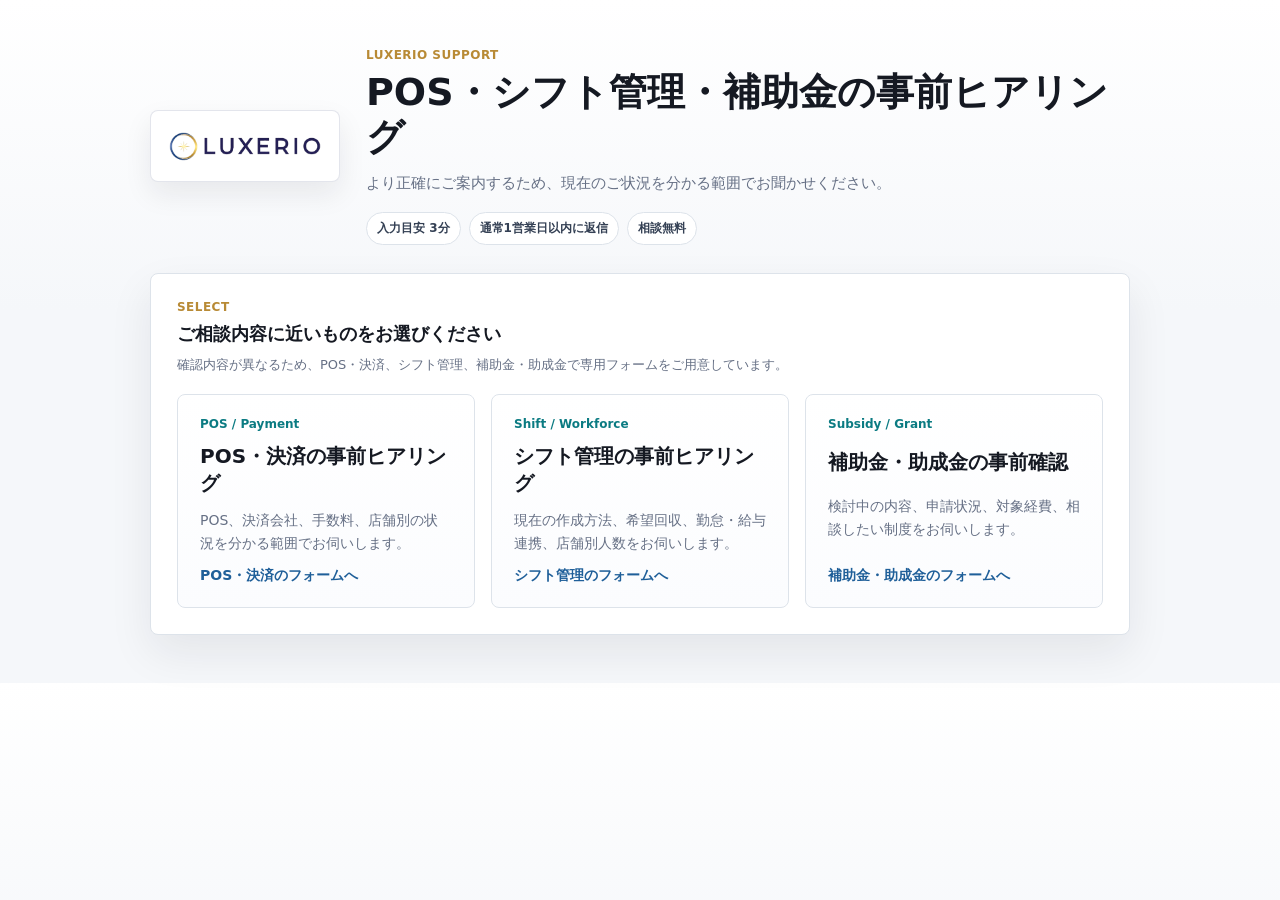
<file: index.html>
<!doctype html>
<html lang="ja">
<head>
  <meta charset="utf-8">
  <meta name="viewport" content="width=device-width, initial-scale=1">
  <title>POS・シフト管理・補助金 事前ヒアリング | Luxerio</title>
  <meta name="description" content="LuxerioのPOS・決済、シフト管理、補助金に関する事前ヒアリングフォームです。現在のご状況を分かる範囲でお聞かせください。">
  <meta name="robots" content="noindex,nofollow">
  <meta property="og:type" content="website">
  <meta property="og:title" content="POS・シフト管理・補助金の事前ヒアリング | Luxerio">
  <meta property="og:description" content="現在のご状況を分かる範囲でお聞かせください。">
  <meta property="og:url" content="https://luxerio-support-intake-preview.pages.dev/">
  <meta property="og:image" content="https://luxerio-support-intake-preview.pages.dev/line-luxerio-support-icon.png">
  <meta name="twitter:card" content="summary_large_image">
  <link rel="stylesheet" href="./styles.css">
</head>
<body>
  <main>
    <header class="masthead">
      <a class="brand" href="./index.html" aria-label="Luxerio">
        <img src="./luxerio-logo-color-cropped.png" alt="Luxerio">
      </a>
      <div class="masthead-copy">
        <p class="eyebrow">Luxerio Support</p>
        <h1>POS・シフト管理・補助金の事前ヒアリング</h1>
        <p class="lead">より正確にご案内するため、現在のご状況を分かる範囲でお聞かせください。</p>
        <div class="meta-row" aria-label="入力目安">
          <span>入力目安 3分</span>
          <span>通常1営業日以内に返信</span>
          <span>相談無料</span>
        </div>
      </div>
    </header>

    <section class="intro-panel" aria-labelledby="select-title">
      <div class="section-head">
        <p class="eyebrow">Select</p>
        <h2 id="select-title">ご相談内容に近いものをお選びください</h2>
        <p>確認内容が異なるため、POS・決済、シフト管理、補助金・助成金で専用フォームをご用意しています。</p>
      </div>

      <div class="choice-grid">
        <a class="choice-card" href="./pos.html">
          <span class="choice-kicker">POS / Payment</span>
          <strong>POS・決済の事前ヒアリング</strong>
          <span>POS、決済会社、手数料、店舗別の状況を分かる範囲でお伺いします。</span>
          <b>POS・決済のフォームへ</b>
        </a>
        <a class="choice-card" href="./shift.html">
          <span class="choice-kicker">Shift / Workforce</span>
          <strong>シフト管理の事前ヒアリング</strong>
          <span>現在の作成方法、希望回収、勤怠・給与連携、店舗別人数をお伺いします。</span>
          <b>シフト管理のフォームへ</b>
        </a>
        <a class="choice-card" href="./subsidy.html">
          <span class="choice-kicker">Subsidy / Grant</span>
          <strong>補助金・助成金の事前確認</strong>
          <span>検討中の内容、申請状況、対象経費、相談したい制度をお伺いします。</span>
          <b>補助金・助成金のフォームへ</b>
        </a>
      </div>
    </section>
  </main>
</body>
</html>
</file>
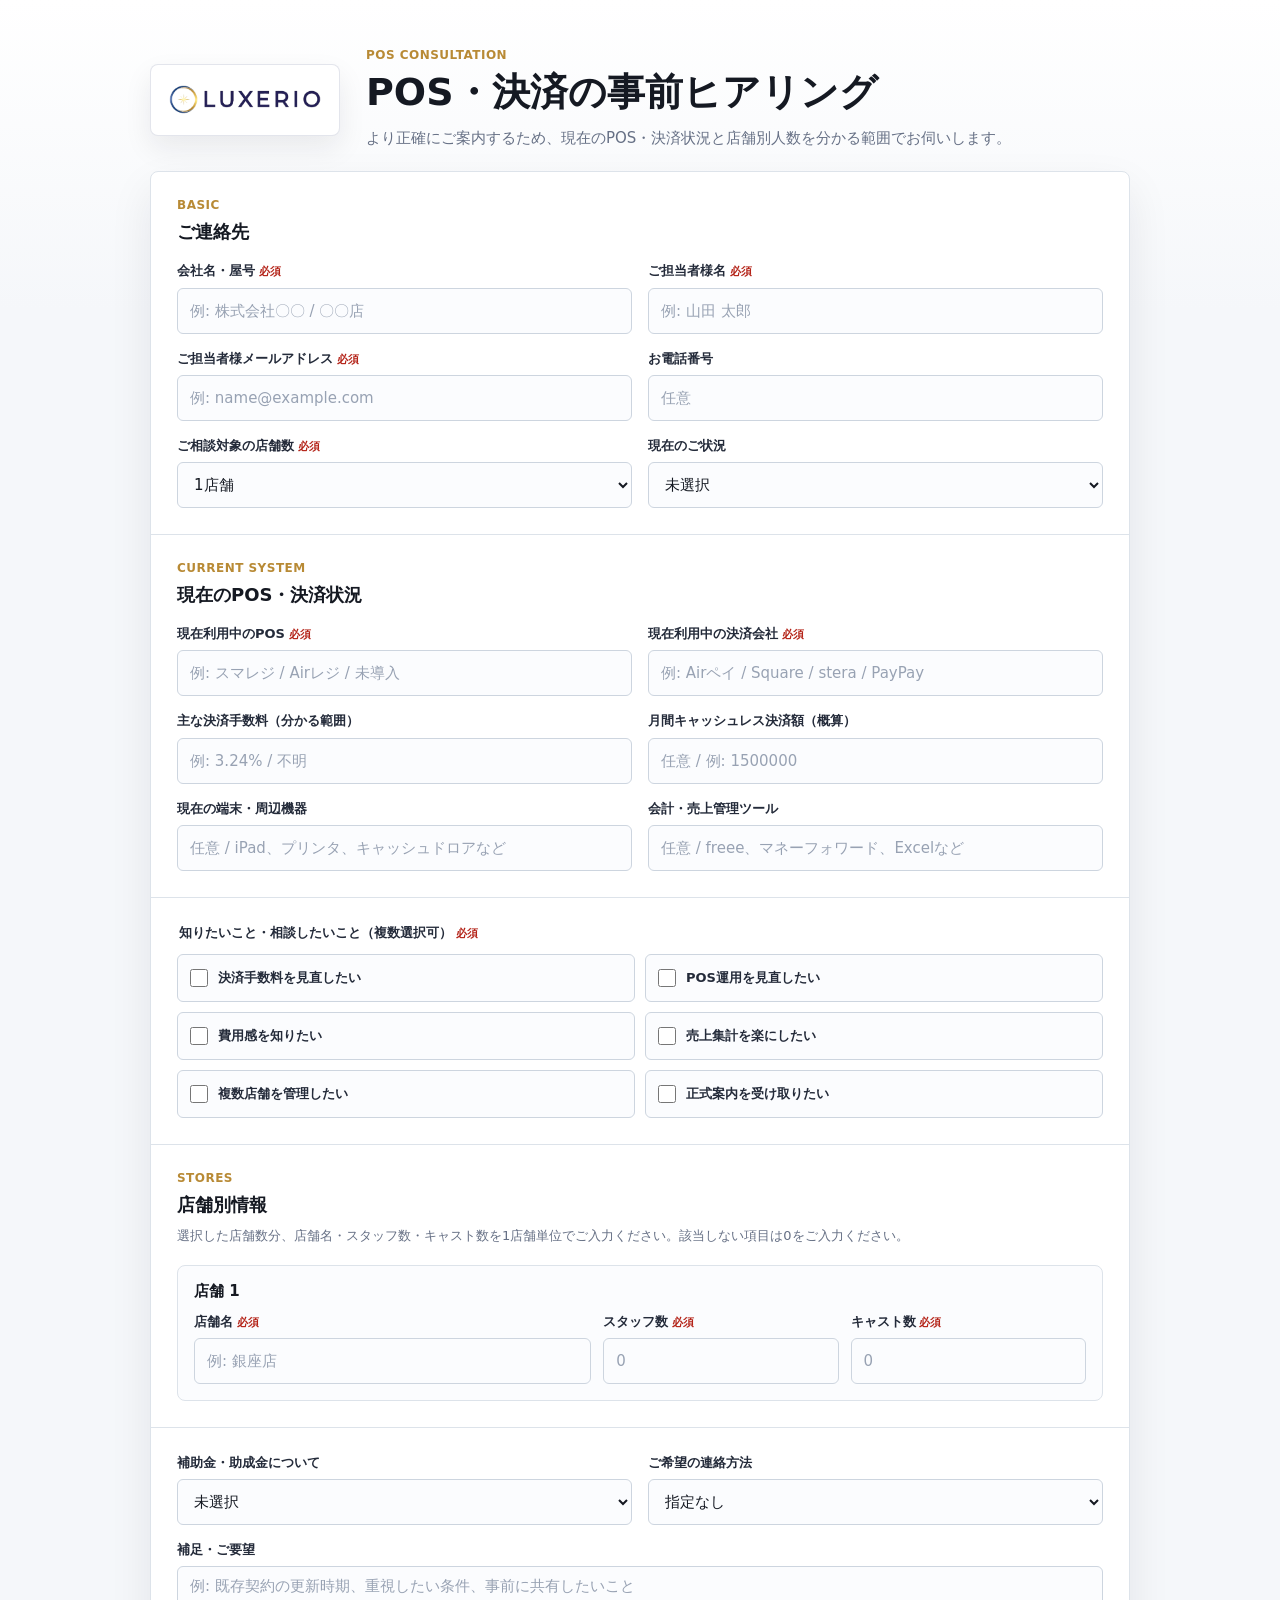
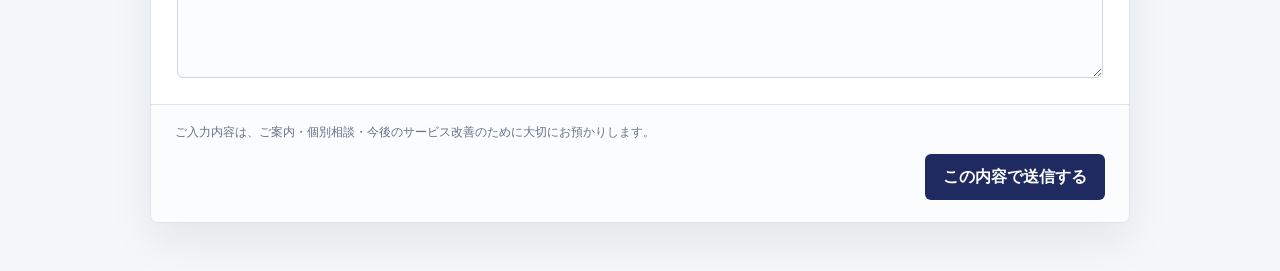
<file: pos.html>
<!doctype html>
<html lang="ja">
<head>
  <meta charset="utf-8">
  <meta name="viewport" content="width=device-width, initial-scale=1">
  <title>POS・決済 事前ヒアリング | Luxerio Support</title>
  <meta name="description" content="LuxerioのPOS・決済に関する事前ヒアリングフォームです。現在のPOS、決済会社、手数料、店舗別情報をお聞かせください。">
  <meta name="robots" content="noindex,nofollow">
  <meta property="og:type" content="website">
  <meta property="og:title" content="POS・決済の事前ヒアリング | Luxerio Support">
  <meta property="og:description" content="現在のPOS、決済会社、手数料、店舗別情報をお聞かせください。">
  <meta property="og:url" content="https://luxerio-support-intake-preview.pages.dev/pos.html">
  <meta property="og:image" content="https://luxerio-support-intake-preview.pages.dev/line-luxerio-support-icon.png">
  <meta name="twitter:card" content="summary_large_image">
  <link rel="stylesheet" href="./styles.css">
</head>
<body data-survey-type="pos">
  <main>
    <header class="masthead compact">
      <a class="brand" href="./index.html" aria-label="Luxerio">
        <img src="./luxerio-logo-color-cropped.png" alt="Luxerio">
      </a>
      <div class="masthead-copy">
        <p class="eyebrow">POS Consultation</p>
        <h1>POS・決済の事前ヒアリング</h1>
        <p class="lead">より正確にご案内するため、現在のPOS・決済状況と店舗別人数を分かる範囲でお伺いします。</p>
      </div>
    </header>

    <form id="intakeForm">
      <section>
        <div class="section-head">
          <p class="eyebrow">Basic</p>
          <h2>ご連絡先</h2>
        </div>
        <div class="grid">
          <div class="field">
            <label class="required" for="company">会社名・屋号</label>
            <input id="company" autocomplete="organization" placeholder="例: 株式会社〇〇 / 〇〇店" required>
          </div>
          <div class="field">
            <label class="required" for="contact">ご担当者様名</label>
            <input id="contact" autocomplete="name" placeholder="例: 山田 太郎" required>
          </div>
          <div class="field">
            <label class="required" for="email">ご担当者様メールアドレス</label>
            <input id="email" type="email" autocomplete="email" placeholder="例: name@example.com" required>
          </div>
          <div class="field">
            <label for="phone">お電話番号</label>
            <input id="phone" data-summary type="tel" autocomplete="tel" placeholder="任意">
          </div>
          <div class="field">
            <label class="required" for="storeCount">ご相談対象の店舗数</label>
            <select id="storeCount" required></select>
          </div>
          <div class="field">
            <label for="launchTiming">現在のご状況</label>
            <select id="launchTiming" data-summary>
              <option value="">未選択</option>
              <option>情報収集をしている</option>
              <option>既存POS・決済手数料を見直したい</option>
              <option>費用感や運用イメージを知りたい</option>
              <option>開発状況や先行案内を受け取りたい</option>
              <option>具体的な相談を進めたい</option>
            </select>
          </div>
        </div>
      </section>

      <section>
        <div class="section-head">
          <p class="eyebrow">Current System</p>
          <h2>現在のPOS・決済状況</h2>
        </div>
        <div class="grid">
          <div class="field">
            <label class="required" for="currentPos">現在利用中のPOS</label>
            <input id="currentPos" data-summary placeholder="例: スマレジ / Airレジ / 未導入" required>
          </div>
          <div class="field">
            <label class="required" for="paymentProvider">現在利用中の決済会社</label>
            <input id="paymentProvider" data-summary placeholder="例: Airペイ / Square / stera / PayPay" required>
          </div>
          <div class="field">
            <label for="paymentFee">主な決済手数料（分かる範囲）</label>
            <input id="paymentFee" data-summary inputmode="decimal" placeholder="例: 3.24% / 不明">
          </div>
          <div class="field">
            <label for="cashlessSales">月間キャッシュレス決済額（概算）</label>
            <input id="cashlessSales" data-summary type="number" inputmode="numeric" min="0" step="1" placeholder="任意 / 例: 1500000">
          </div>
          <div class="field">
            <label for="hardware">現在の端末・周辺機器</label>
            <input id="hardware" data-summary placeholder="任意 / iPad、プリンタ、キャッシュドロアなど">
          </div>
          <div class="field">
            <label for="accounting">会計・売上管理ツール</label>
            <input id="accounting" data-summary placeholder="任意 / freee、マネーフォワード、Excelなど">
          </div>
        </div>
      </section>

      <section>
        <fieldset data-summary="posNeeds" data-required-group="posNeeds">
          <legend class="required">知りたいこと・相談したいこと（複数選択可）</legend>
          <div class="checks">
            <label class="check"><input type="checkbox" name="posNeeds" value="決済手数料を見直したい">決済手数料を見直したい</label>
            <label class="check"><input type="checkbox" name="posNeeds" value="現在のPOS運用を見直したい">POS運用を見直したい</label>
            <label class="check"><input type="checkbox" name="posNeeds" value="費用感を知りたい">費用感を知りたい</label>
            <label class="check"><input type="checkbox" name="posNeeds" value="売上集計を楽にしたい">売上集計を楽にしたい</label>
            <label class="check"><input type="checkbox" name="posNeeds" value="複数店舗をまとめて管理したい">複数店舗を管理したい</label>
            <label class="check"><input type="checkbox" name="posNeeds" value="正式案内を受け取りたい">正式案内を受け取りたい</label>
          </div>
        </fieldset>
      </section>

      <section>
        <div class="section-head">
          <p class="eyebrow">Stores</p>
          <h2>店舗別情報</h2>
          <p>選択した店舗数分、店舗名・スタッフ数・キャスト数を1店舗単位でご入力ください。該当しない項目は0をご入力ください。</p>
        </div>
        <div class="store-list" id="stores"></div>
      </section>

      <section>
        <div class="grid">
          <div class="field">
            <label for="subsidy">補助金・助成金について</label>
            <select id="subsidy" data-summary>
              <option value="">未選択</option>
              <option>使える制度があれば知りたい</option>
              <option>具体的に相談したい</option>
              <option>すでに確認中</option>
              <option>今回は不要</option>
            </select>
          </div>
          <div class="field">
            <label for="contactPreference">ご希望の連絡方法</label>
            <select id="contactPreference" data-summary>
              <option value="">指定なし</option>
              <option>メール</option>
              <option>LINE</option>
              <option>電話</option>
            </select>
          </div>
          <div class="field full">
            <label for="notes">補足・ご要望</label>
            <textarea id="notes" placeholder="例: 既存契約の更新時期、重視したい条件、事前に共有したいこと"></textarea>
          </div>
        </div>
      </section>

      <div class="form-footer">
        <p>ご入力内容は、ご案内・個別相談・今後のサービス改善のために大切にお預かりします。</p>
        <div class="actions">
          <p class="status" id="status" aria-live="polite"></p>
          <button id="submitButton" type="submit">この内容で送信する</button>
        </div>
        <div class="line-followup" id="lineFollowup" hidden>
          <p>LINE上での確認をスムーズに進めるため、送信後に下記ボタンから一言お送りください。</p>
          <a id="lineFollowupLink" href="https://line.me/R/oaMessage/%40478eozzg/" target="_blank" rel="noopener">LINEで送信完了を知らせる</a>
        </div>
      </div>
    </form>
  </main>

  <script src="./survey.js"></script>
</body>
</html>
</file>
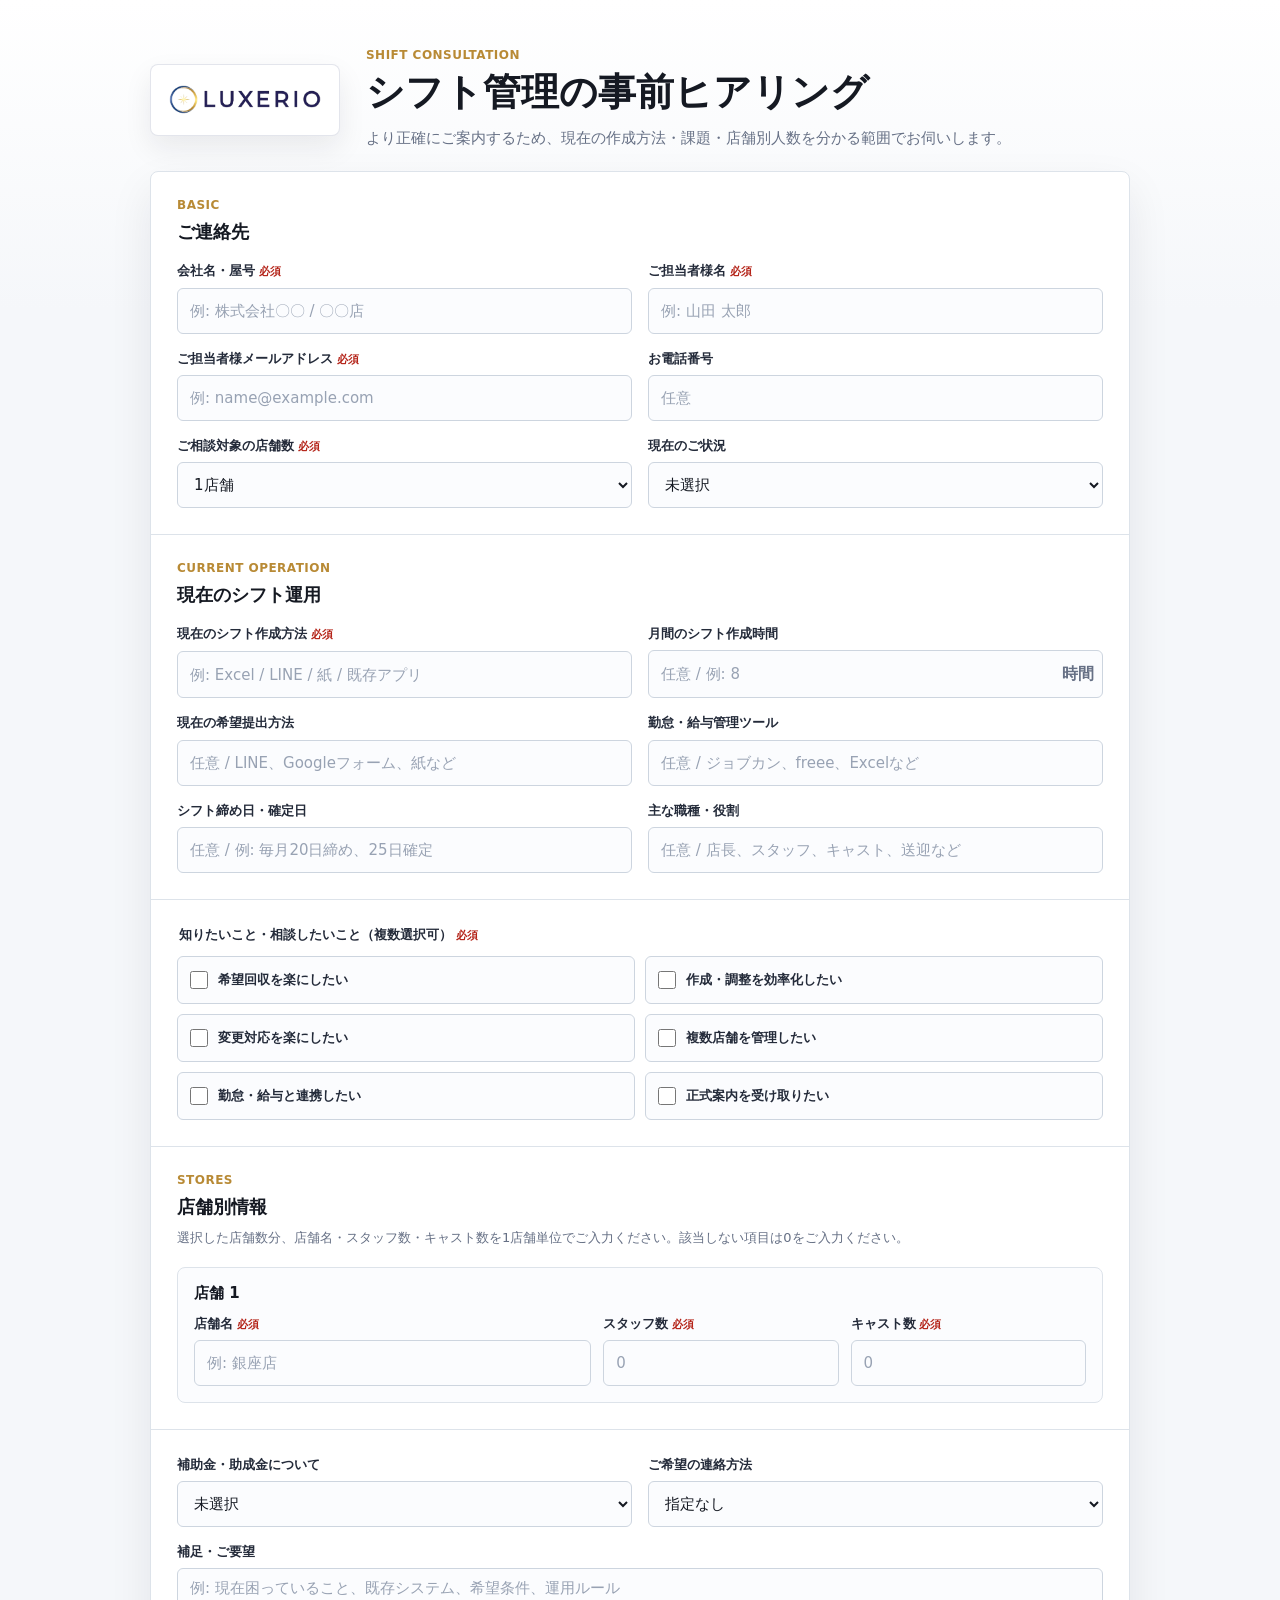
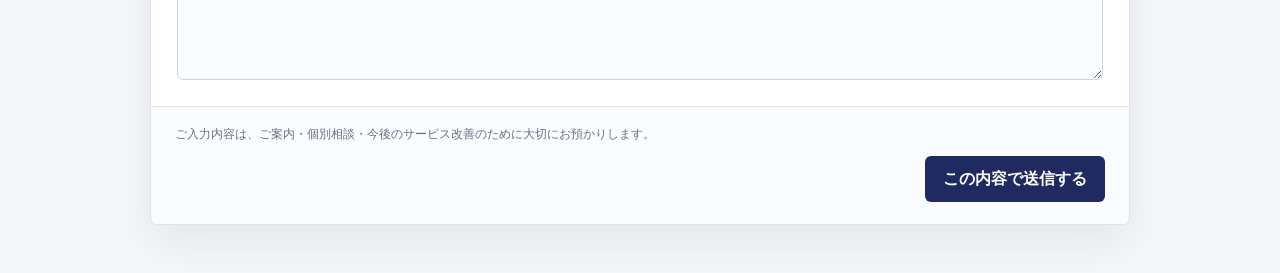
<file: shift.html>
<!doctype html>
<html lang="ja">
<head>
  <meta charset="utf-8">
  <meta name="viewport" content="width=device-width, initial-scale=1">
  <title>シフト管理 事前ヒアリング | Luxerio Support</title>
  <meta name="description" content="Luxerioのシフト管理に関する事前ヒアリングフォームです。現在の作成方法、課題、店舗別情報をお聞かせください。">
  <meta name="robots" content="noindex,nofollow">
  <meta property="og:type" content="website">
  <meta property="og:title" content="シフト管理の事前ヒアリング | Luxerio Support">
  <meta property="og:description" content="現在の作成方法、課題、店舗別情報をお聞かせください。">
  <meta property="og:url" content="https://luxerio-support-intake-preview.pages.dev/shift.html">
  <meta property="og:image" content="https://luxerio-support-intake-preview.pages.dev/line-luxerio-support-icon.png">
  <meta name="twitter:card" content="summary_large_image">
  <link rel="stylesheet" href="./styles.css">
</head>
<body data-survey-type="shift">
  <main>
    <header class="masthead compact">
      <a class="brand" href="./index.html" aria-label="Luxerio">
        <img src="./luxerio-logo-color-cropped.png" alt="Luxerio">
      </a>
      <div class="masthead-copy">
        <p class="eyebrow">Shift Consultation</p>
        <h1>シフト管理の事前ヒアリング</h1>
        <p class="lead">より正確にご案内するため、現在の作成方法・課題・店舗別人数を分かる範囲でお伺いします。</p>
      </div>
    </header>

    <form id="intakeForm">
      <section>
        <div class="section-head">
          <p class="eyebrow">Basic</p>
          <h2>ご連絡先</h2>
        </div>
        <div class="grid">
          <div class="field">
            <label class="required" for="company">会社名・屋号</label>
            <input id="company" autocomplete="organization" placeholder="例: 株式会社〇〇 / 〇〇店" required>
          </div>
          <div class="field">
            <label class="required" for="contact">ご担当者様名</label>
            <input id="contact" autocomplete="name" placeholder="例: 山田 太郎" required>
          </div>
          <div class="field">
            <label class="required" for="email">ご担当者様メールアドレス</label>
            <input id="email" type="email" autocomplete="email" placeholder="例: name@example.com" required>
          </div>
          <div class="field">
            <label for="phone">お電話番号</label>
            <input id="phone" data-summary type="tel" autocomplete="tel" placeholder="任意">
          </div>
          <div class="field">
            <label class="required" for="storeCount">ご相談対象の店舗数</label>
            <select id="storeCount" required></select>
          </div>
          <div class="field">
            <label for="launchTiming">現在のご状況</label>
            <select id="launchTiming" data-summary>
              <option value="">未選択</option>
              <option>情報収集をしている</option>
              <option>現在のシフト作成を見直したい</option>
              <option>費用感や運用イメージを知りたい</option>
              <option>開発状況や先行案内を受け取りたい</option>
              <option>具体的な相談を進めたい</option>
            </select>
          </div>
        </div>
      </section>

      <section>
        <div class="section-head">
          <p class="eyebrow">Current Operation</p>
          <h2>現在のシフト運用</h2>
        </div>
        <div class="grid">
          <div class="field">
            <label class="required" for="currentShift">現在のシフト作成方法</label>
            <input id="currentShift" data-summary placeholder="例: Excel / LINE / 紙 / 既存アプリ" required>
          </div>
          <div class="field">
            <label for="shiftHours">月間のシフト作成時間</label>
            <div class="input-affix">
              <input id="shiftHours" data-summary type="number" inputmode="numeric" min="0" step="1" placeholder="任意 / 例: 8">
              <span>時間</span>
            </div>
          </div>
          <div class="field">
            <label for="requestMethod">現在の希望提出方法</label>
            <input id="requestMethod" data-summary placeholder="任意 / LINE、Googleフォーム、紙など">
          </div>
          <div class="field">
            <label for="payroll">勤怠・給与管理ツール</label>
            <input id="payroll" data-summary placeholder="任意 / ジョブカン、freee、Excelなど">
          </div>
          <div class="field">
            <label for="closingDay">シフト締め日・確定日</label>
            <input id="closingDay" data-summary placeholder="任意 / 例: 毎月20日締め、25日確定">
          </div>
          <div class="field">
            <label for="roles">主な職種・役割</label>
            <input id="roles" data-summary placeholder="任意 / 店長、スタッフ、キャスト、送迎など">
          </div>
        </div>
      </section>

      <section>
        <fieldset data-summary="shiftNeeds" data-required-group="shiftNeeds">
          <legend class="required">知りたいこと・相談したいこと（複数選択可）</legend>
          <div class="checks">
            <label class="check"><input type="checkbox" name="shiftNeeds" value="シフト希望の回収を楽にしたい">希望回収を楽にしたい</label>
            <label class="check"><input type="checkbox" name="shiftNeeds" value="シフト作成・調整を効率化したい">作成・調整を効率化したい</label>
            <label class="check"><input type="checkbox" name="shiftNeeds" value="欠勤・変更対応を楽にしたい">変更対応を楽にしたい</label>
            <label class="check"><input type="checkbox" name="shiftNeeds" value="複数店舗をまとめて管理したい">複数店舗を管理したい</label>
            <label class="check"><input type="checkbox" name="shiftNeeds" value="勤怠・給与と連携したい">勤怠・給与と連携したい</label>
            <label class="check"><input type="checkbox" name="shiftNeeds" value="正式案内を受け取りたい">正式案内を受け取りたい</label>
          </div>
        </fieldset>
      </section>

      <section>
        <div class="section-head">
          <p class="eyebrow">Stores</p>
          <h2>店舗別情報</h2>
          <p>選択した店舗数分、店舗名・スタッフ数・キャスト数を1店舗単位でご入力ください。該当しない項目は0をご入力ください。</p>
        </div>
        <div class="store-list" id="stores"></div>
      </section>

      <section>
        <div class="grid">
          <div class="field">
            <label for="subsidy">補助金・助成金について</label>
            <select id="subsidy" data-summary>
              <option value="">未選択</option>
              <option>使える制度があれば知りたい</option>
              <option>具体的に相談したい</option>
              <option>すでに確認中</option>
              <option>今回は不要</option>
            </select>
          </div>
          <div class="field">
            <label for="contactPreference">ご希望の連絡方法</label>
            <select id="contactPreference" data-summary>
              <option value="">指定なし</option>
              <option>メール</option>
              <option>LINE</option>
              <option>電話</option>
            </select>
          </div>
          <div class="field full">
            <label for="notes">補足・ご要望</label>
            <textarea id="notes" placeholder="例: 現在困っていること、既存システム、希望条件、運用ルール"></textarea>
          </div>
        </div>
      </section>

      <div class="form-footer">
        <p>ご入力内容は、ご案内・個別相談・今後のサービス改善のために大切にお預かりします。</p>
        <div class="actions">
          <p class="status" id="status" aria-live="polite"></p>
          <button id="submitButton" type="submit">この内容で送信する</button>
        </div>
        <div class="line-followup" id="lineFollowup" hidden>
          <p>LINE上での確認をスムーズに進めるため、送信後に下記ボタンから一言お送りください。</p>
          <a id="lineFollowupLink" href="https://line.me/R/oaMessage/%40478eozzg/" target="_blank" rel="noopener">LINEで送信完了を知らせる</a>
        </div>
      </div>
    </form>
  </main>

  <script src="./survey.js"></script>
</body>
</html>
</file>
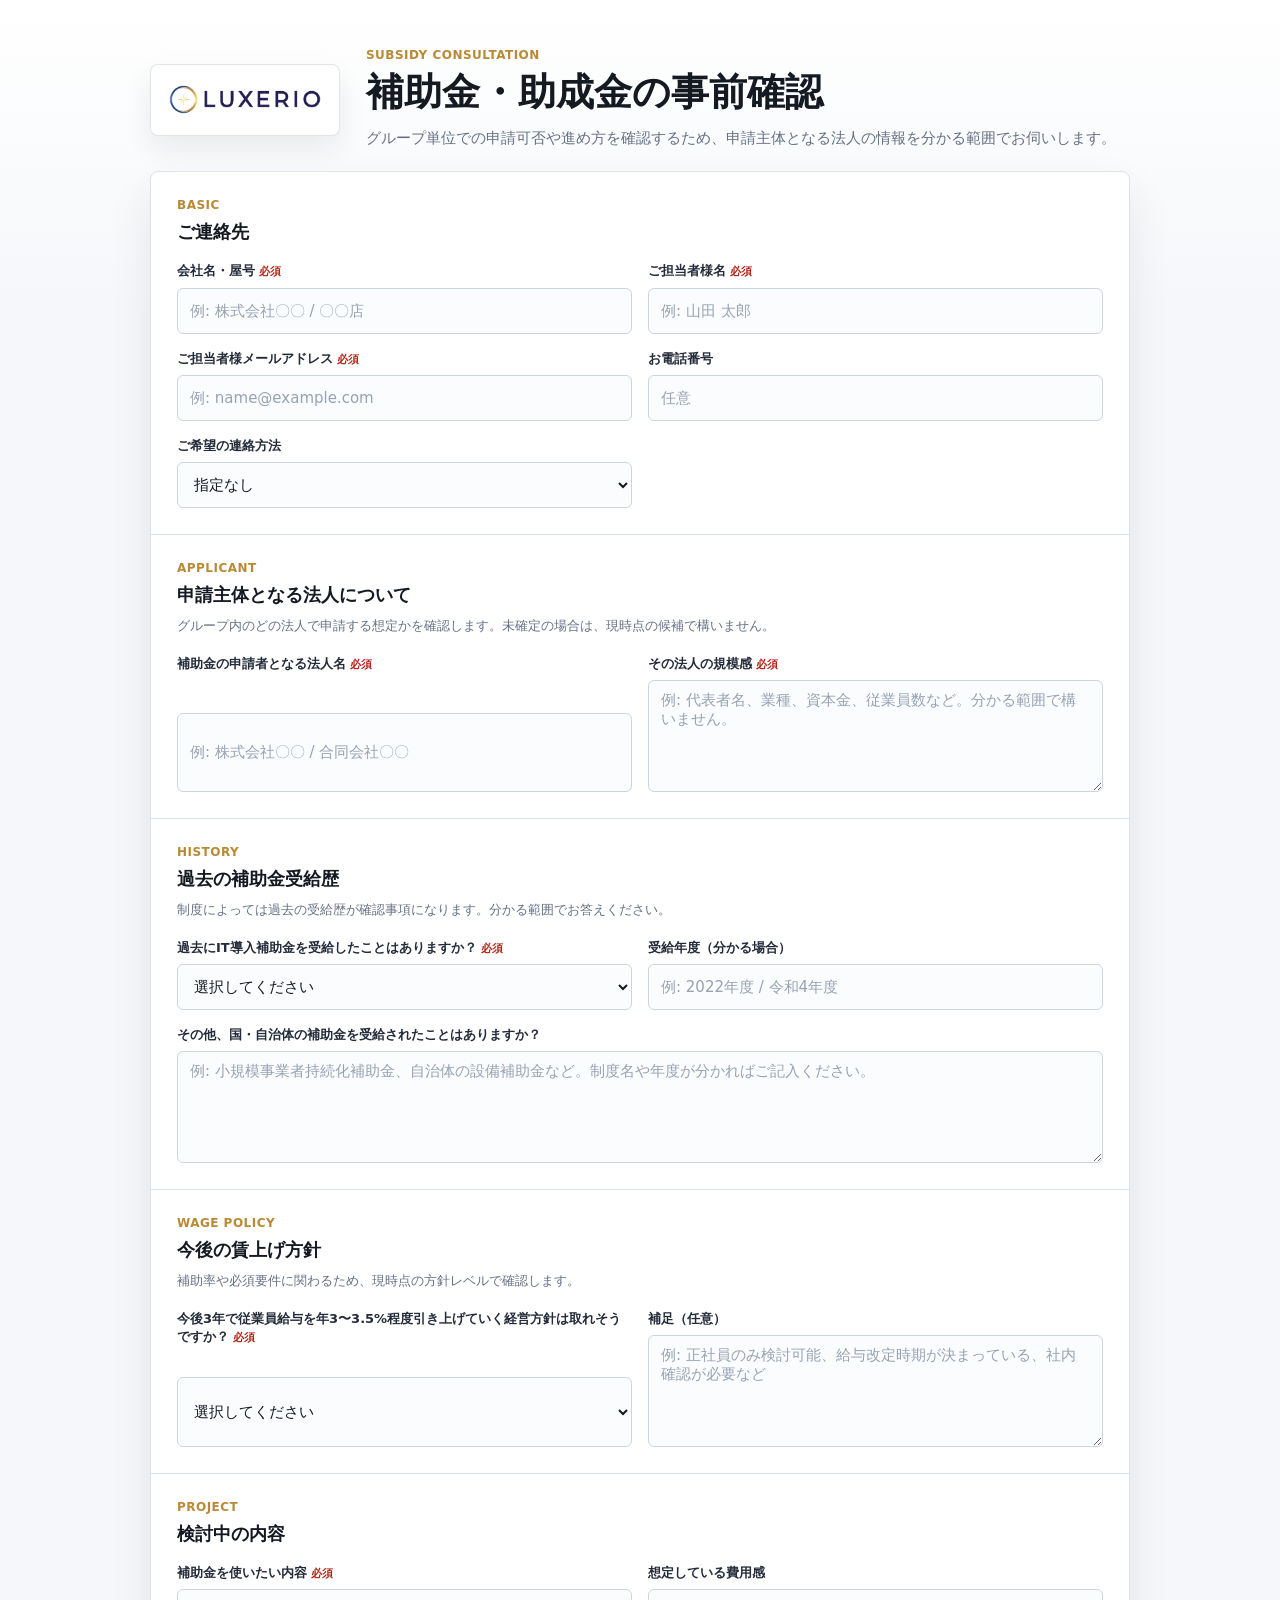
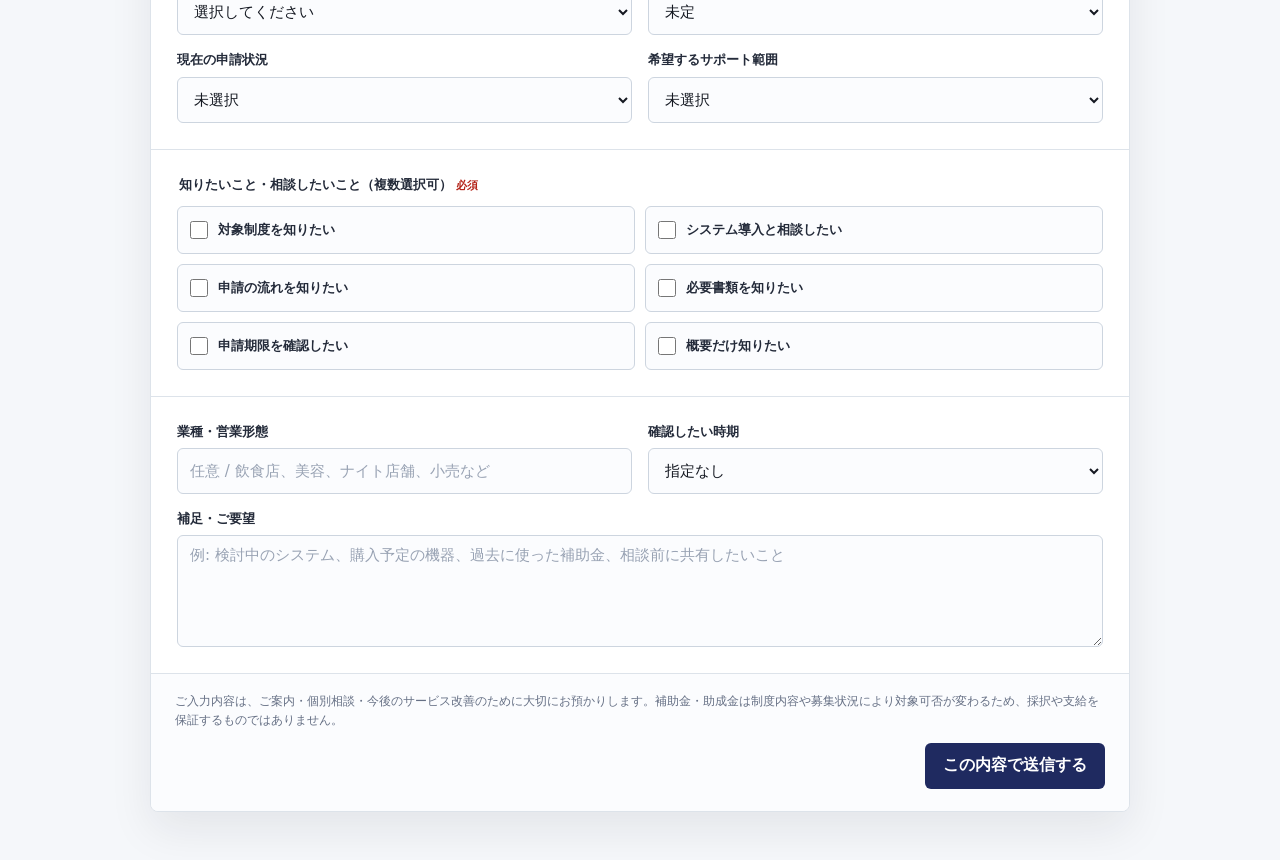
<file: subsidy.html>
<!doctype html>
<html lang="ja">
<head>
  <meta charset="utf-8">
  <meta name="viewport" content="width=device-width, initial-scale=1">
  <title>補助金・助成金 事前確認 | Luxerio Support</title>
  <meta name="description" content="Luxerioの補助金・助成金に関する事前確認フォームです。申請主体となる法人、過去の受給歴、賃上げ方針をお聞かせください。">
  <meta name="robots" content="noindex,nofollow">
  <meta property="og:type" content="website">
  <meta property="og:title" content="補助金・助成金の事前確認 | Luxerio Support">
  <meta property="og:description" content="申請主体となる法人、過去の受給歴、賃上げ方針をお聞かせください。">
  <meta property="og:url" content="https://luxerio-support-intake-preview.pages.dev/subsidy.html">
  <meta property="og:image" content="https://luxerio-support-intake-preview.pages.dev/line-luxerio-support-icon.png">
  <meta name="twitter:card" content="summary_large_image">
  <link rel="stylesheet" href="./styles.css">
</head>
<body data-survey-type="subsidy">
  <main>
    <header class="masthead compact">
      <a class="brand" href="./index.html" aria-label="Luxerio">
        <img src="./luxerio-logo-color-cropped.png" alt="Luxerio">
      </a>
      <div class="masthead-copy">
        <p class="eyebrow">Subsidy Consultation</p>
        <h1>補助金・助成金の事前確認</h1>
        <p class="lead">グループ単位での申請可否や進め方を確認するため、申請主体となる法人の情報を分かる範囲でお伺いします。</p>
      </div>
    </header>

    <form id="intakeForm">
      <section>
        <div class="section-head">
          <p class="eyebrow">Basic</p>
          <h2>ご連絡先</h2>
        </div>
        <div class="grid">
          <div class="field">
            <label class="required" for="company">会社名・屋号</label>
            <input id="company" autocomplete="organization" placeholder="例: 株式会社〇〇 / 〇〇店" required>
          </div>
          <div class="field">
            <label class="required" for="contact">ご担当者様名</label>
            <input id="contact" autocomplete="name" placeholder="例: 山田 太郎" required>
          </div>
          <div class="field">
            <label class="required" for="email">ご担当者様メールアドレス</label>
            <input id="email" type="email" autocomplete="email" placeholder="例: name@example.com" required>
          </div>
          <div class="field">
            <label for="phone">お電話番号</label>
            <input id="phone" data-summary type="tel" autocomplete="tel" placeholder="任意">
          </div>
          <div class="field">
            <label for="contactPreference">ご希望の連絡方法</label>
            <select id="contactPreference" data-summary>
              <option value="">指定なし</option>
              <option>メール</option>
              <option>LINE</option>
              <option>電話</option>
            </select>
          </div>
        </div>
      </section>

      <section>
        <div class="section-head">
          <p class="eyebrow">Applicant</p>
          <h2>申請主体となる法人について</h2>
          <p>グループ内のどの法人で申請する想定かを確認します。未確定の場合は、現時点の候補で構いません。</p>
        </div>
        <div class="grid">
          <div class="field">
            <label class="required" for="applicantEntity">補助金の申請者となる法人名</label>
            <input id="applicantEntity" data-summary placeholder="例: 株式会社〇〇 / 合同会社〇〇" required>
          </div>
          <div class="field">
            <label class="required" for="corporateScale">その法人の規模感</label>
            <textarea id="corporateScale" data-summary placeholder="例: 代表者名、業種、資本金、従業員数など。分かる範囲で構いません。" required></textarea>
          </div>
        </div>
      </section>

      <section>
        <div class="section-head">
          <p class="eyebrow">History</p>
          <h2>過去の補助金受給歴</h2>
          <p>制度によっては過去の受給歴が確認事項になります。分かる範囲でお答えください。</p>
        </div>
        <div class="grid">
          <div class="field">
            <label class="required" for="itSubsidyHistory">過去にIT導入補助金を受給したことはありますか？</label>
            <select id="itSubsidyHistory" data-summary required>
              <option value="">選択してください</option>
              <option>受給したことがある</option>
              <option>受給したことはない</option>
              <option>不明・確認中</option>
            </select>
          </div>
          <div class="field">
            <label for="itSubsidyYear">受給年度（分かる場合）</label>
            <input id="itSubsidyYear" data-summary placeholder="例: 2022年度 / 令和4年度">
          </div>
          <div class="field full">
            <label for="otherSubsidyHistory">その他、国・自治体の補助金を受給されたことはありますか？</label>
            <textarea id="otherSubsidyHistory" data-summary placeholder="例: 小規模事業者持続化補助金、自治体の設備補助金など。制度名や年度が分かればご記入ください。"></textarea>
          </div>
        </div>
      </section>

      <section>
        <div class="section-head">
          <p class="eyebrow">Wage Policy</p>
          <h2>今後の賃上げ方針</h2>
          <p>補助率や必須要件に関わるため、現時点の方針レベルで確認します。</p>
        </div>
        <div class="grid">
          <div class="field">
            <label class="required" for="wageIncreasePolicy">今後3年で従業員給与を年3〜3.5%程度引き上げていく経営方針は取れそうですか？</label>
            <select id="wageIncreasePolicy" data-summary required>
              <option value="">選択してください</option>
              <option>方針として取れそう</option>
              <option>条件次第で検討できる</option>
              <option>現時点では難しい</option>
              <option>不明・確認が必要</option>
            </select>
          </div>
          <div class="field">
            <label for="wageIncreaseNote">補足（任意）</label>
            <textarea id="wageIncreaseNote" data-summary placeholder="例: 正社員のみ検討可能、給与改定時期が決まっている、社内確認が必要など"></textarea>
          </div>
        </div>
      </section>

      <section>
        <div class="section-head">
          <p class="eyebrow">Project</p>
          <h2>検討中の内容</h2>
        </div>
        <div class="grid">
          <div class="field">
            <label class="required" for="projectType">補助金を使いたい内容</label>
            <select id="projectType" data-summary required>
              <option value="">選択してください</option>
              <option>POS・決済まわり</option>
              <option>シフト管理・勤怠まわり</option>
              <option>Web・予約・集客まわり</option>
              <option>店舗設備・端末まわり</option>
              <option>まだ決まっていない</option>
            </select>
          </div>
          <div class="field">
            <label for="budget">想定している費用感</label>
            <select id="budget" data-summary>
              <option value="">未定</option>
              <option>50万円未満</option>
              <option>50万円〜100万円</option>
              <option>100万円〜300万円</option>
              <option>300万円以上</option>
            </select>
          </div>
          <div class="field">
            <label for="applicationStatus">現在の申請状況</label>
            <select id="applicationStatus" data-summary>
              <option value="">未選択</option>
              <option>まだ何もしていない</option>
              <option>使える制度を調べている</option>
              <option>申請準備中</option>
              <option>すでに申請済み</option>
            </select>
          </div>
          <div class="field">
            <label for="desiredSupport">希望するサポート範囲</label>
            <select id="desiredSupport" data-summary>
              <option value="">未選択</option>
              <option>対象制度を知りたい</option>
              <option>申請できるか確認したい</option>
              <option>必要書類や流れを知りたい</option>
              <option>システム導入とあわせて相談したい</option>
            </select>
          </div>
        </div>
      </section>

      <section>
        <fieldset data-summary="subsidyNeeds" data-required-group="subsidyNeeds">
          <legend class="required">知りたいこと・相談したいこと（複数選択可）</legend>
          <div class="checks">
            <label class="check"><input type="checkbox" name="subsidyNeeds" value="対象になり得る制度を知りたい">対象制度を知りたい</label>
            <label class="check"><input type="checkbox" name="subsidyNeeds" value="POS・シフト管理とあわせて相談したい">システム導入と相談したい</label>
            <label class="check"><input type="checkbox" name="subsidyNeeds" value="申請までの流れを知りたい">申請の流れを知りたい</label>
            <label class="check"><input type="checkbox" name="subsidyNeeds" value="必要書類を知りたい">必要書類を知りたい</label>
            <label class="check"><input type="checkbox" name="subsidyNeeds" value="申請期限を確認したい">申請期限を確認したい</label>
            <label class="check"><input type="checkbox" name="subsidyNeeds" value="まず概要だけ知りたい">概要だけ知りたい</label>
          </div>
        </fieldset>
      </section>

      <section>
        <div class="grid">
          <div class="field">
            <label for="businessType">業種・営業形態</label>
            <input id="businessType" data-summary placeholder="任意 / 飲食店、美容、ナイト店舗、小売など">
          </div>
          <div class="field">
            <label for="decisionTiming">確認したい時期</label>
            <select id="decisionTiming" data-summary>
              <option value="">指定なし</option>
              <option>できるだけ早く概要を知りたい</option>
              <option>1か月以内に方向性を決めたい</option>
              <option>急ぎではないが情報がほしい</option>
            </select>
          </div>
          <div class="field full">
            <label for="notes">補足・ご要望</label>
            <textarea id="notes" placeholder="例: 検討中のシステム、購入予定の機器、過去に使った補助金、相談前に共有したいこと"></textarea>
          </div>
        </div>
      </section>

      <div class="form-footer">
        <p>ご入力内容は、ご案内・個別相談・今後のサービス改善のために大切にお預かりします。補助金・助成金は制度内容や募集状況により対象可否が変わるため、採択や支給を保証するものではありません。</p>
        <div class="actions">
          <p class="status" id="status" aria-live="polite"></p>
          <button id="submitButton" type="submit">この内容で送信する</button>
        </div>
        <div class="line-followup" id="lineFollowup" hidden>
          <p>LINE上での確認をスムーズに進めるため、送信後に下記ボタンから一言お送りください。</p>
          <a id="lineFollowupLink" href="https://line.me/R/oaMessage/%40478eozzg/" target="_blank" rel="noopener">LINEで送信完了を知らせる</a>
        </div>
      </div>
    </form>
  </main>

  <script src="./survey.js"></script>
</body>
</html>
</file>
<file: styles.css>
:root {
  color-scheme: light;
  --ink: #151922;
  --muted: #667085;
  --soft: #f6f7f9;
  --paper: #ffffff;
  --line: #dde3ea;
  --field: #fbfcfe;
  --brand: #1f2a60;
  --blue: #1f5f99;
  --teal: #0b7b82;
  --gold: #b88a35;
  --danger: #b42318;
  --ok: #0f6b45;
  --radius: 8px;
  font-family: Inter, "Noto Sans JP", system-ui, -apple-system, BlinkMacSystemFont, "Segoe UI", sans-serif;
}

* {
  box-sizing: border-box;
}

body {
  margin: 0;
  background:
    linear-gradient(180deg, #ffffff 0, #f5f7fa 310px),
    #f5f7fa;
  color: var(--ink);
  letter-spacing: 0;
}

main {
  width: min(980px, calc(100% - 32px));
  margin: 0 auto;
  padding: 28px 0 48px;
}

.masthead {
  display: grid;
  grid-template-columns: 190px minmax(0, 1fr);
  gap: 26px;
  align-items: center;
  padding: 20px 0 28px;
}

.masthead.compact {
  padding-bottom: 20px;
}

.brand {
  display: flex;
  align-items: center;
  justify-content: center;
  min-height: 72px;
  padding: 14px 16px;
  border: 1px solid rgba(31, 42, 96, 0.12);
  border-radius: var(--radius);
  background: var(--paper);
  box-shadow: 0 12px 28px rgba(21, 25, 34, 0.08);
}

.brand img {
  display: block;
  width: 100%;
  max-height: 52px;
  object-fit: contain;
}

.masthead-copy {
  min-width: 0;
}

.eyebrow {
  margin: 0 0 8px;
  color: var(--gold);
  font-size: 12px;
  font-weight: 800;
  letter-spacing: 0.04em;
  text-transform: uppercase;
}

h1 {
  margin: 0;
  font-size: clamp(25px, 3vw, 38px);
  line-height: 1.18;
}

.lead {
  margin: 10px 0 0;
  color: var(--muted);
  line-height: 1.75;
  font-size: 15px;
}

.meta-row {
  display: flex;
  flex-wrap: wrap;
  gap: 8px;
  margin-top: 16px;
}

.meta-row span {
  border: 1px solid var(--line);
  border-radius: 999px;
  background: #fff;
  color: #344054;
  font-size: 12px;
  font-weight: 700;
  padding: 7px 10px;
}

.intro-panel,
form {
  background: var(--paper);
  border: 1px solid var(--line);
  border-radius: var(--radius);
  box-shadow: 0 18px 44px rgba(21, 25, 34, 0.08);
  overflow: hidden;
}

section,
.intro-panel {
  padding: 26px;
}

form section {
  border-top: 1px solid var(--line);
}

form section:first-child {
  border-top: 0;
}

.section-head {
  margin-bottom: 18px;
}

.section-head h2,
h2 {
  margin: 0;
  font-size: 18px;
  line-height: 1.35;
}

.section-head p:not(.eyebrow) {
  margin: 8px 0 0;
  color: var(--muted);
  font-size: 13px;
  line-height: 1.65;
}

.grid {
  display: grid;
  grid-template-columns: repeat(2, minmax(0, 1fr));
  gap: 16px;
}

.choice-grid {
  display: grid;
  grid-template-columns: repeat(3, minmax(0, 1fr));
  gap: 16px;
}

.choice-card {
  display: grid;
  gap: 12px;
  min-height: 190px;
  padding: 22px;
  border: 1px solid var(--line);
  border-radius: var(--radius);
  background: linear-gradient(180deg, #ffffff, #fbfcfe);
  color: inherit;
  text-decoration: none;
  transition: border-color 0.15s ease, box-shadow 0.15s ease, transform 0.15s ease;
}

.choice-card:hover {
  border-color: rgba(31, 95, 153, 0.45);
  box-shadow: 0 14px 28px rgba(31, 95, 153, 0.12);
  transform: translateY(-1px);
}

.choice-kicker {
  color: var(--teal);
  font-size: 12px;
  font-weight: 800;
}

.choice-card strong {
  font-size: 20px;
  line-height: 1.35;
}

.choice-card span:not(.choice-kicker) {
  color: var(--muted);
  line-height: 1.65;
  font-size: 14px;
}

.choice-card b {
  align-self: end;
  color: var(--blue);
  font-size: 14px;
}

.field {
  display: grid;
  gap: 7px;
}

.field.full {
  grid-column: 1 / -1;
}

label,
legend {
  color: #242b3a;
  font-weight: 800;
  font-size: 13px;
  line-height: 1.4;
}

input,
select,
textarea {
  width: 100%;
  min-height: 46px;
  border: 1px solid #cdd5df;
  border-radius: 6px;
  background: var(--field);
  color: var(--ink);
  font: inherit;
  font-size: 15px;
  padding: 10px 12px;
  outline: none;
}

textarea {
  min-height: 112px;
  resize: vertical;
}

input::placeholder,
textarea::placeholder {
  color: #98a2b3;
}

input:focus,
select:focus,
textarea:focus {
  border-color: var(--blue);
  box-shadow: 0 0 0 3px rgba(31, 95, 153, 0.13);
  background: #fff;
}

.input-affix {
  display: grid;
  grid-template-columns: minmax(0, 1fr) auto;
  align-items: center;
  border: 1px solid #cdd5df;
  border-radius: 6px;
  background: var(--field);
  overflow: hidden;
}

.input-affix:focus-within {
  border-color: var(--blue);
  box-shadow: 0 0 0 3px rgba(31, 95, 153, 0.13);
  background: #fff;
}

.input-affix input {
  border: 0;
  background: transparent;
  box-shadow: none;
}

.input-affix span {
  min-width: 48px;
  color: var(--muted);
  font-weight: 800;
  text-align: center;
}

fieldset {
  margin: 0;
  padding: 0;
  border: 0;
}

.checks {
  display: grid;
  grid-template-columns: repeat(2, minmax(0, 1fr));
  gap: 10px;
  margin-top: 12px;
}

.check {
  display: flex;
  gap: 10px;
  align-items: center;
  min-height: 48px;
  padding: 11px 12px;
  border: 1px solid #cdd5df;
  border-radius: 6px;
  background: var(--field);
  font-weight: 700;
  cursor: pointer;
}

.check:has(input:checked) {
  border-color: rgba(31, 95, 153, 0.55);
  background: #f0f7ff;
}

.check input {
  width: 18px;
  min-height: 18px;
  height: 18px;
  margin: 0;
  accent-color: var(--blue);
  flex: 0 0 18px;
}

.store-list {
  display: grid;
  gap: 12px;
}

.store-card {
  border: 1px solid var(--line);
  border-radius: var(--radius);
  background: #fbfcfe;
  padding: 16px;
}

.store-card h3 {
  margin: 0 0 12px;
  font-size: 15px;
}

.store-grid {
  display: grid;
  grid-template-columns: minmax(0, 1.35fr) minmax(128px, 0.8fr) minmax(128px, 0.8fr);
  gap: 12px;
}

.form-footer {
  border-top: 1px solid var(--line);
  background: #fbfcfe;
  padding: 18px 24px 22px;
}

.form-footer > p {
  margin: 0 0 12px;
  color: var(--muted);
  font-size: 12px;
  line-height: 1.6;
}

.line-followup {
  margin-top: 14px;
  padding: 14px;
  border: 1px solid rgba(15, 107, 69, 0.2);
  border-radius: var(--radius);
  background: #f0f9f5;
}

.line-followup p {
  margin: 0 0 10px;
  color: #185c3b;
  font-size: 13px;
  line-height: 1.6;
}

.line-followup a {
  display: inline-flex;
  align-items: center;
  justify-content: center;
  min-height: 42px;
  border-radius: 6px;
  background: #06c755;
  color: #fff;
  font-weight: 800;
  text-decoration: none;
  padding: 9px 14px;
}

.actions {
  display: flex;
  gap: 12px;
  align-items: center;
  justify-content: space-between;
}

button {
  display: inline-flex;
  align-items: center;
  justify-content: center;
  min-height: 46px;
  border: 0;
  border-radius: 6px;
  background: var(--brand);
  color: #fff;
  font: inherit;
  font-weight: 800;
  padding: 10px 18px;
  cursor: pointer;
}

button:hover {
  background: #263474;
}

button:disabled {
  cursor: wait;
  opacity: 0.65;
}

.status {
  margin: 0;
  font-weight: 800;
  font-size: 14px;
}

.status.error {
  color: var(--danger);
}

.status.ok {
  color: var(--ok);
}

.required::after {
  content: " 必須";
  color: var(--danger);
  font-size: 11px;
  font-weight: 800;
}

@media (max-width: 760px) {
  main {
    width: min(100% - 20px, 980px);
    padding-top: 14px;
  }

  .masthead {
    grid-template-columns: 1fr;
    gap: 16px;
  }

  .brand {
    justify-content: flex-start;
    width: min(210px, 100%);
    min-height: 58px;
  }

  section,
  .intro-panel,
  .form-footer {
    padding: 18px;
  }

  .grid,
  .choice-grid,
  .checks,
  .store-grid {
    grid-template-columns: 1fr;
  }

  .choice-card {
    min-height: 0;
  }

  .actions {
    display: grid;
  }

  button {
    width: 100%;
  }
}
</file>
